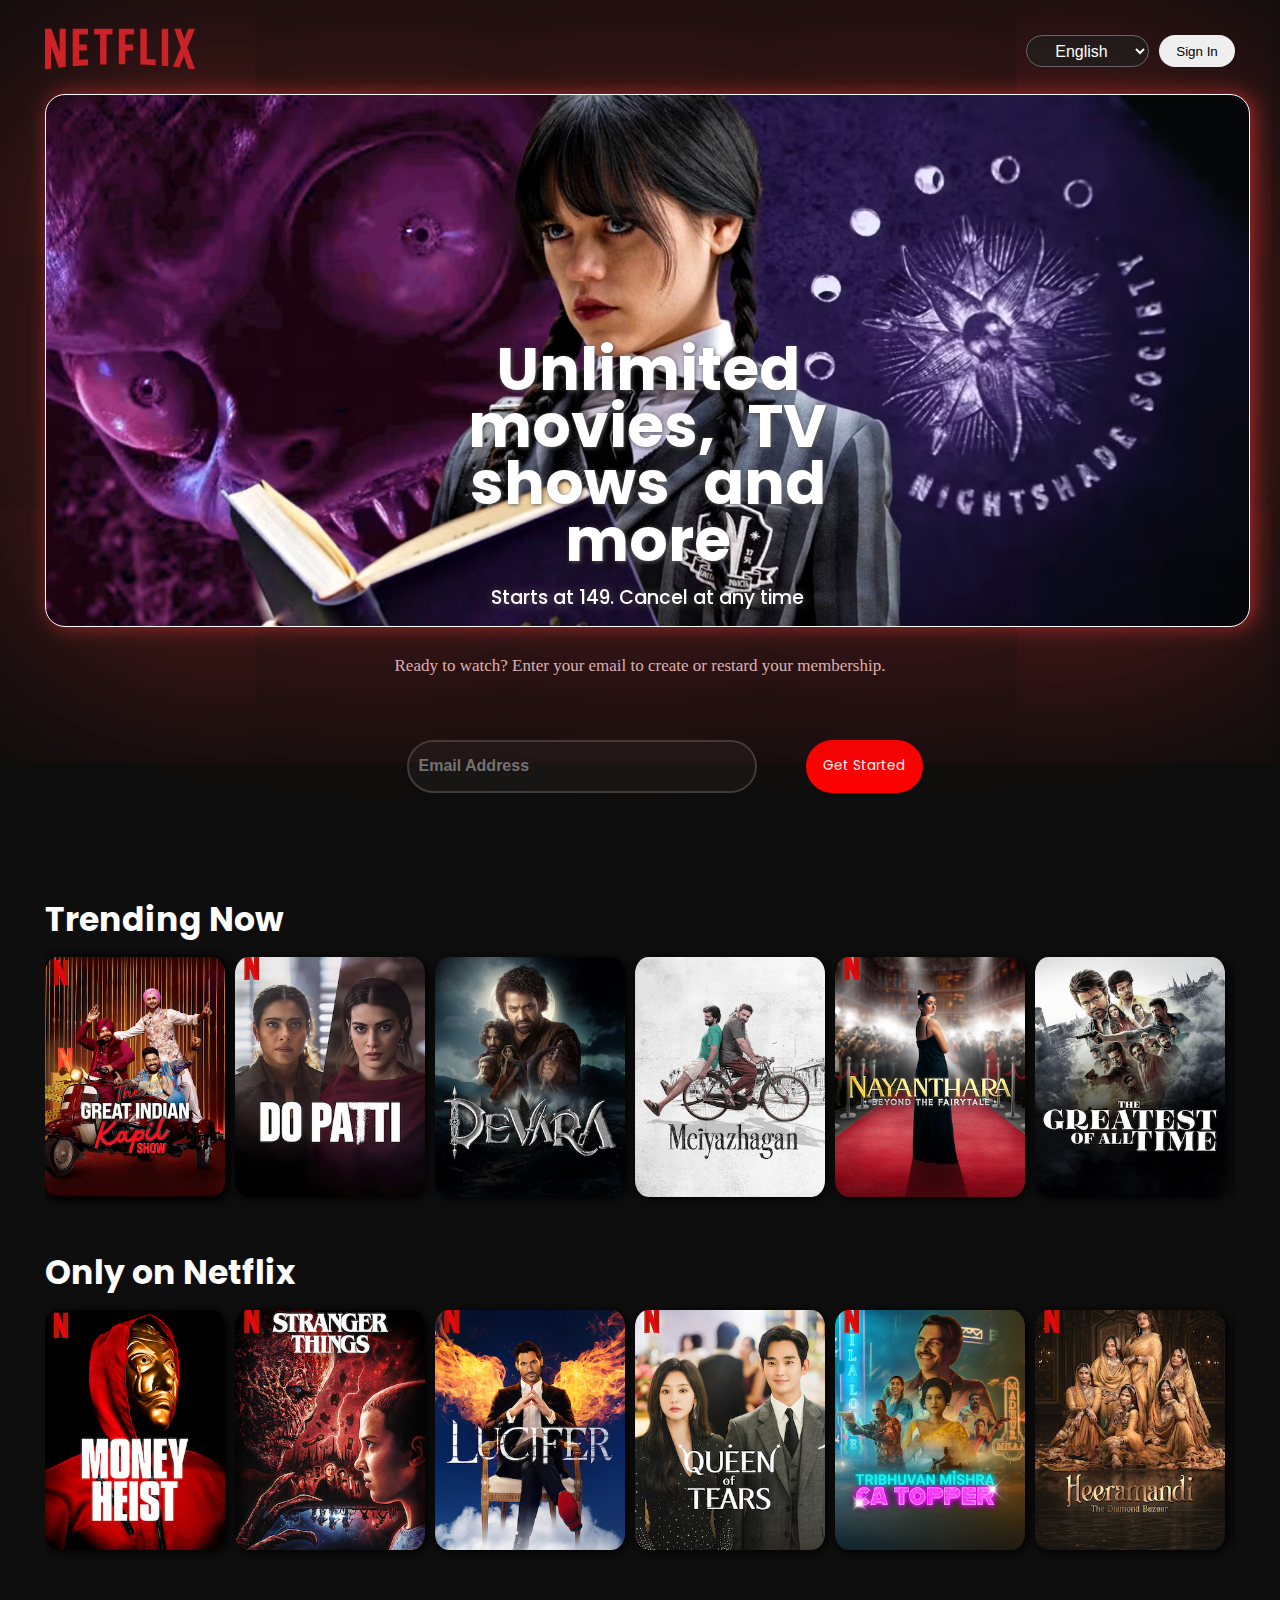
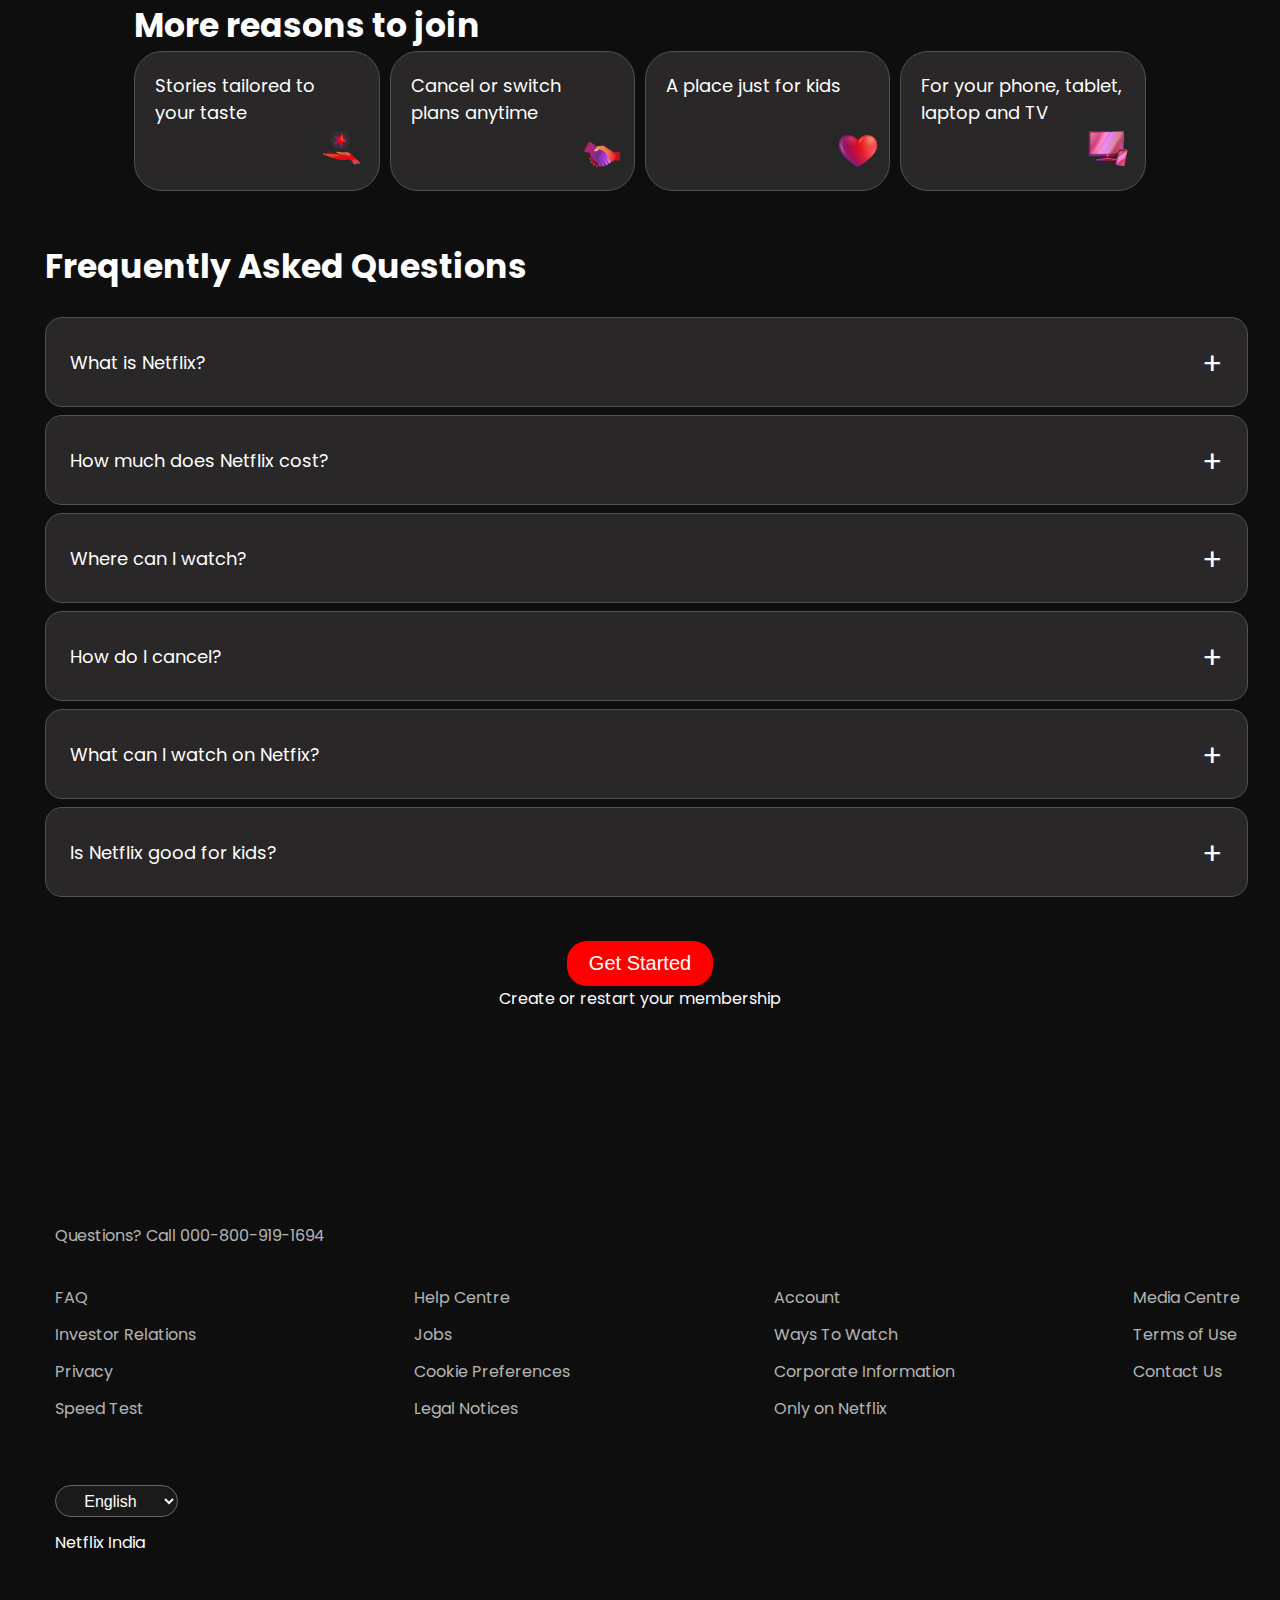
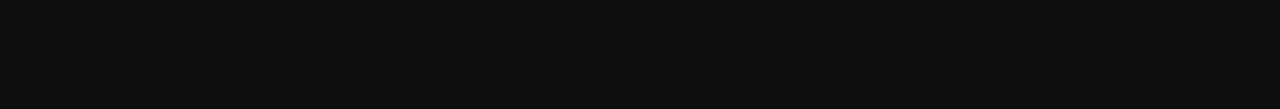
<file: Netflix/index.html>
<!DOCTYPE html>
<html lang="en">

<head>
    <meta charset="UTF-8">
    <meta name="viewport" content="width=device-width, initial-scale=1.0">
    <title>Document</title>
    <link rel="stylesheet" href="style.css">
</head>

<body>
    <nav>
        <div class="header">
            <div class="logo"><img src="/Netflix/Assets/logo.svg" alt=""></div>
            <div class="buttons">
                <select name="langs" id="langs">
                    <option value=" English">English</option>
                    <option value="Hindi">Hindi </option>
                </select>
                <button>Sign In</button>
            </div>
            <!-- below is the tag of header -->
        </div>
    </nav>
    <div class="bg">
        <div class="hero">
            <div>
                <h1>Unlimited movies, TV shows and more </h1>
            </div>
            <div class="secondchild">
                <p>Starts at 149. Cancel at any time</p>
            </div>
        </div>
        <!-- below is the tag of bg -->
    </div>

    <div class="info">
        <div class="txt">Ready to watch? Enter your email to create or restard your membership.</div>
        <div class="credbaap">
            <!-- <div class="cred"> -->
            <div class="cred">
                <input type="text" id="mail" name="mail" placeholder="Email Address">
            </div>
            <button>Get Started</button>

            <!-- credbaap  -->
        </div>

        <!-- below is the div of cred -->
    </div>
    <!-- below is the didv of info -->
    </div>
    <main>
        <div class="parent">
            <div class="grid">
                <div class="heading">
                    <p>Trending Now</p>
                </div>
                <div class="show kss"></div>
                <div class="show do-patti"></div>
                <div class="show devara"></div>
                <div class="show meiyazhagan"></div>
                <div class="show nayanthara"></div>
                <div class="show goat"></div>
                <div class="show miketyson"></div>
                <div class="show kkm"></div>
                <div class="show kareena"></div>
            </div>
            <!-- parent div  -->
        </div>

        <div class="parent">
            <div class="grid grid2">
                <div class="heading">Only on Netflix</div>
                <div class="show moneyheist"></div>
                <div class="show st"></div>
                <div class="show lucifer"></div>
                <div class="show qot"></div>
                <div class="show catopper"></div>
                <div class="show heeramandi"></div>
                <div class="show demon"></div>
                <div class="show sector36"></div>
                <!-- below is the div of grid -->
            </div>
            <!-- parent div  -->
        </div>

        <div class="parent">
            <div class="reasons">
                <div class="reasheading">More reasons to join</div>
                <div class="boxes">
                    <div class="reasbox reas-first">Stories tailored to your taste</div>
                    <div class="reasbox reas-sec">Cancel or switch plans anytime</div>
                    <div class="reasbox reas-third">A place just for kids</div>
                    <div class="reasbox reas-fourth">For your phone, tablet, laptop and TV</div>
                    <!-- below is the div of boxes  -->
                </div>
                <!-- below is the div of reasons -->
            </div>
            <!-- below is the parent div  -->
        </div>


        <div class="parentfaq">
            <div class="faq">
                <div class="heading">Frequently Asked Questions</div>
                <div class="questions">
                    <div class="first quesfaq">What is Netflix? <div class="plus">+</div>
                    </div>
                    <div class="second quesfaq">How much does Netflix cost? <div class="plus">+</div></div>
                    <div class="third quesfaq">Where can I watch? <div class="plus">+</div></div>
                    <div class="fourth quesfaq">How do I cancel? <div class="plus">+</div></div>
                    <div class="fifth quesfaq">What can I watch on Netfix? <div class="plus">+</div></div>
                    <div class="sixth quesfaq">Is Netflix good for kids? <div class="plus">+</div></div>
                    <!-- below is the div of questions -->
                </div>
                <!-- below is the div of faq -->
            </div>
            <!-- below is the parentfaq div  -->
        </div>
        <div class="getstarted">
            <button>Get Started</button>
            <p>Create or restart your membership</p>
            <!-- below is the div of get started  -->
        </div>
    </main>
    <footer>
        <div class="footer">
            <div class="call">Questions? Call 000-800-919-1694</div>
            <div class="li">
                <div class="first">
                <li>FAQ</li>
                <li>Investor Relations</li>
                <li>Privacy</li>
                <li>Speed Test</li> </div>
                <div class="second">
                <li>Help Centre</li>
                <li>Jobs</li>
                <li>Cookie Preferences</li>
                <li>Legal Notices</li> </div>
                <div class="third">
                <li>Account</li>
                <li>Ways To Watch</li>
                <li>Corporate Information</li>
                <li>Only on Netflix</li> </div>
                <div class="fourth">
                <li>Media Centre</li>
                <li>Terms of Use</li>
                <li>Contact Us</li> </div>
            </div>
            <div class="langsend">
                <select name="langsend" id="langsend">
                    <option value="English">English</option>
                    <option value="Hindi">Hindi</option>
                </select>
            </div>
            <div class="netflix">Netflix India</div>
            <!-- below is the div of footer  -->
        </div>

    </footer>

</body>

</html>
</file>
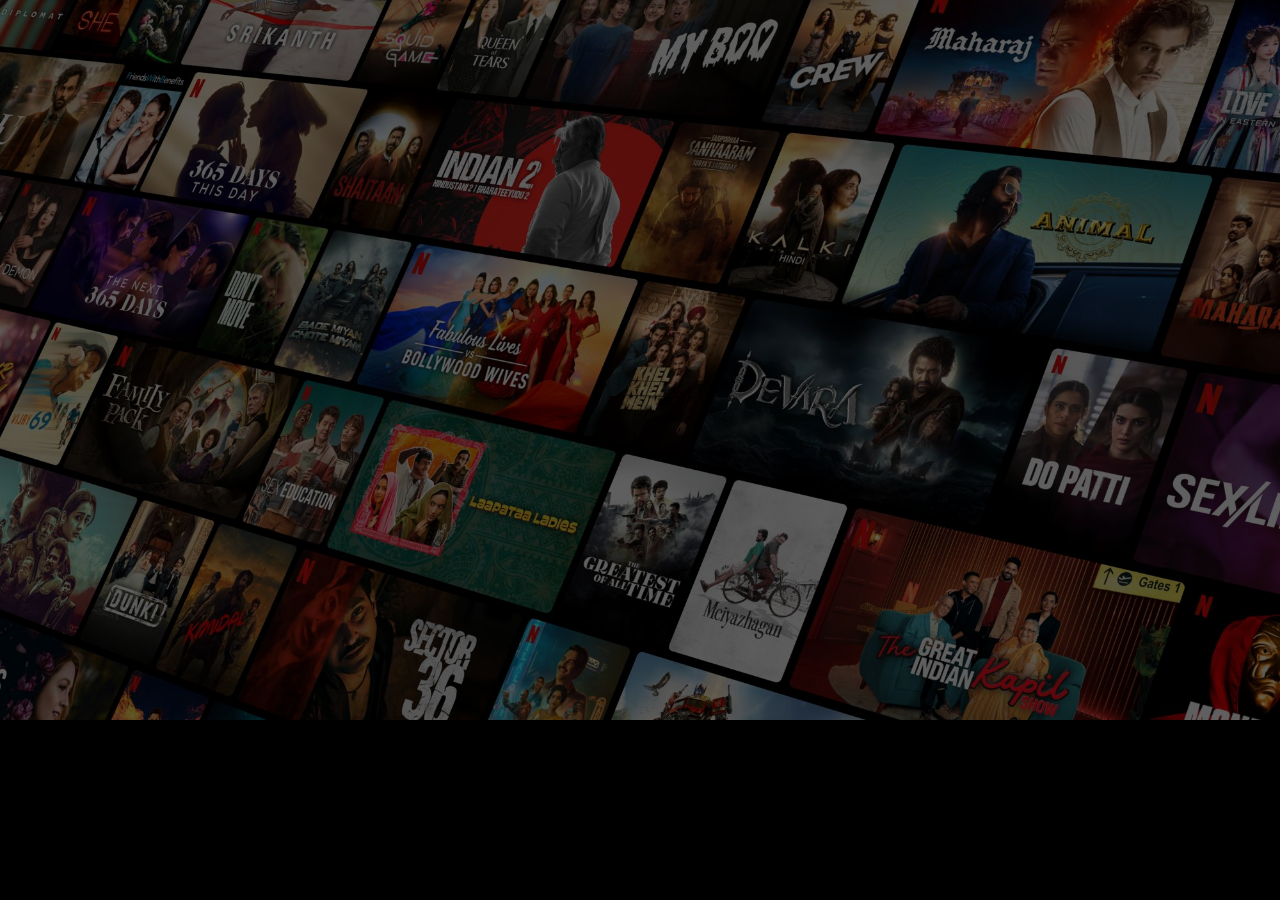
<file: Netflix/Assets/Images/bg/bg.html>
<!DOCTYPE html>
<html lang="en">
<head>
    <meta charset="UTF-8">
    <meta name="viewport" content="width=device-width, initial-scale=1.0">
    <title>Document</title>
    <style>
        *{
            margin: 0;
        }
        body{
            
            background-color: rgb(0, 0, 0);
        }
        .bg{
            background-image: url(/Netflix/Assets/Images/bg/background.jpg);
            height: 80vh;
            width: 100%;
            opacity: 0.5;
            background-size: cover;
            background-position: center center;
            background-repeat: no-repeat;
        }
    </style>
</head>
<body>
    <div class="bg"></div>
</body>
</html>
</file>
<file: Netflix/style.css>
@import url("https://fonts.googleapis.com/css2?family=Baloo+Bhai+2:wght@400..800&family=Poppins:ital,wght@0,100;0,200;0,300;0,400;0,500;0,600;0,700;0,800;0,900;1,100;1,200;1,300;1,400;1,500;1,600;1,700;1,800;1,900&display=swap");
* {
  margin: 0;
  padding: 0;
}
body {
  background-color: rgb(14 14 14);
  padding: 8px 45px;
  position: relative;
}
.header {
  display: flex;
  justify-content: space-between;
  align-items: center;
}
nav {
  position: relative;
  top: -34px;
}
.logo img {
  height: 150px;
  filter: brightness(115%);
}
.buttons select {
  height: 32px;
  width: 123px;
  border-radius: 40px;
  color: rgb(255, 255, 255);
  background-color: rgba(32, 32, 32, 0.699);
  border: 1px solid rgb(104, 102, 102);
  text-align: center;
  padding: 5px;
  font-size: 16px;
}
select#langs {
  
  background-image: url(/Netflix/Assets/translate.png);
}
.buttons {
  display: flex;
  gap: 10px;
  z-index: 5;
}
.buttons button {
  height: 32px;
  width: 76px;
  border-radius: 40px;
  border: 1px solid rgba(255, 255, 255, 0);
  box-sizing: border-box;
}
@media only screen and (max-width: 600px) {
  .buttons select {
    width: 50px;
    overflow: hidden;
  }
  .logo img {
    height: 120px;
    position: relative;
    top: 2px;
  }
  .buttons {
    gap: 2px;
  }
}
@media only screen and (max-width: 1160px) {
  .bg {
    margin: auto;
    position: relative;
    left: -33px;
    right: -33px;
    height: 40vh;
  }
  /* i was abover this  */
}
@media only screen and (min-width: 1160px) {
  .bg {
    height: 59vh !important;
  }
}
@media only screen and (max-width: 600px) {
  .bg {
    top: 10px;
    position: relative;
  }
}

.bg {
  background-image: url("/Netflix/Assets/Images/bg/wednesday.avif");
  height: 50vh;
  min-width: 150px;
  border-radius: 0px 0px 200px 200px;
  background-size: cover;
  background-repeat: no-repeat;
  /* transition: all ease 0.5s ; */
  margin: auto;
  display: flex;
  justify-content: center;
  align-items: center;
  flex-direction: column;
  z-index: 1;
  background-color: black;
  position: relative;
  top: -68px;
  border-radius: 20px;
  box-shadow: 1px 1px 405px #a52a2a5c;
  filter: drop-shadow(4px 0px 10px brown);
  border: 1px solid white;
  background-position: center;
  width: 94vw;
}
.bg background-image {
  min-width: 150px;
  /* filter:drop-shadow(2px 4px 6px black); */
}
.hero {
  display: flex;
  justify-content: center;
  align-items: center;
  flex-direction: column;
  position: absolute;
  color: white;
  bottom: 10px;
  height: 50%;
}
/* adjust div hero to bottom  */
.hero:first-child {
  font-family: "Poppins", serif;
  width: 34vw;
  line-height: 57px;
  word-spacing: 20px;
  text-shadow: 1px 1px 4px rgb(92, 92, 92);
  text-align: center;
  font-weight: 400;
  font-size: 30px;
  font-style: normal;
}
.hero p {
  font-family: "Poppins", serif;
  width: 36vw;
  line-height: 57px;
  word-spacing: 0px;
  text-shadow: 1px 1px 10px rgb(92, 92, 92);
  text-align: center;
  font-weight: 500;
  font-size: 19px;
  font-style: normal;
}
@media only screen and (max-width: 1236px) {
  .hero {
    position: absolute;
    bottom: 20px;
  }
  .hero h1 {
    font-size: 50px;
  }
  .hero p {
    font-size: 16px;
  }
}
@media only screen and (max-width: 792px) {
  .hero {
    position: absolute;
    bottom: 30px;
  }
  .hero h1 {
    font-size: 40px;
  }
  .hero .secondchild {
    font-size: 13px;
    height: 200px;
  }
}
@media only screen and (max-width: 723px) {
  .hero {
    position: absolute;
    bottom: 15px;
  }
  .hero h1 {
    font-size: 36px;
    width: 90vw;
    line-height: 40px;
  }
  .secondchild p {
    font-size: 16px;
    line-height: 20px;
    width: 55vw;
  }
}
.info {
  display: flex;
  justify-content: center;
  text-align: center;
  align-items: center;
  position: relative;
  top: -39px;
  flex-direction: column;
}
.txt {
  color: rgb(233, 208, 208);
  font-size: 17px;
  width: 100vw;
}
.cred {
  display: flex;
  justify-content: center;
  align-items: center;
  width: 35vw;
  height: 20vh;
  margin: auto;
}
.cred input {
  height: 53px;
  background-color: #161616;
  /* z-index: 5; */
  position: absolute;
  border: 2px solid rgb(61, 61, 61);
  border-radius: 30px;
  width: 350px;
  box-sizing: border-box;
  padding: 10px 0px 10px 10px;
  font-size: 16px;
  font-weight: 600;
}
.credbaap {
  display: flex;
  align-items: center;
}
.credbaap button {
  background-color: red;
  position: relative;
  box-sizing: border-box;
  border: 1px solid rgba(255, 255, 255, 0);
  width: 117px;
  /* z-index: 5; */
  font-family: "Poppins", serif;
  height: 53px;
  color: rgb(255, 255, 255);
  text-align: center;
  border-radius: 30px;
}
@media only screen and (max-width: 1007px) {
  .cred input {
    width: 80vw;
    position: relative;
    /* left: -10px; */
  }
  .credbaap button {
    bottom: 50px;
    width: 20vw;
    margin-top: 16px;
  }
  .credbaap {
    display: flex;
    align-items: center;
    justify-content: center;
    flex-direction: column;
  }
}
.grid {
  display: grid;
  grid-template-columns: 180px 190px 190px 190px 190px 190px 190px 190px;
  justify-content: start;
  margin: 0 auto;
  /* overflow: scroll; */
  grid-template-rows: 52px 281px;
  background-size: cover;
  grid-auto-flow: row;
  /* -ms-overflow-style: none; */
  overflow-x: auto;
  padding-right: 17px; /* Increase/decrease this value for cross-browser compatibility */
  box-sizing: content-box; /* So the width will be 100% + 17px */
  /* scroll bar hidden */
  column-gap: 10px;
  /* height: 420px; */
  /* background-color: aqua; */
}
.parent {
  position: relative;
  display: flex;
  justify-content: center;
}
.heading {
  font-size: 33px;
  grid-row: 1/2;
  font-family: "Poppins", serif;
  grid-column: 1/9;
  font-weight: 700;
  color: white;
  /* justify-items: center;
  align-content: center; */
}

.show {
  background-image: url(/Netflix/Assets/Images/shows/kss.jpg);
  grid-row: 2/3;
  grid-column: 1/2;
  background-position: center center;
  background-size: cover;
  top: 10px;
  box-sizing: border-box;
  box-shadow: 1px 1px 4px black;
  position: relative;
  padding: 10px;
  border-radius: 7%;
  box-shadow: 2px 2px 10px black;
  background-repeat: no-repeat;
  height: 240px;
  /* transition: content-box 1s ease-in ; */
  transition: all 0.3s cubic-bezier(0.31, 0.26, 0.91, 0.29) ;
}
.show:hover {
  /* border: 1px solid white; */
  box-sizing: content-box;
  transform:translateY(5px) scale(1.01);
}
.do-patti {
  order: 3;
  background-image: url(/Netflix/Assets/Images/shows/do-patti.jpg);
  grid-row: 2/3;
  grid-column: 2/3;
}
.devara {
  position: relative;
  order: 4;
  background-image: url(/Netflix/Assets/Images/shows/devara.jpg);
  grid-row: 2/3;
  grid-column: 3/4;
}
.meiyazhagan {
  background-image: url(/Netflix/Assets/Images/shows/meiyazhagan.jpg);
  grid-row: 2/3;
  grid-column: 4/5;
}
.nayanthara {
  background-image: url(/Netflix/Assets/Images/shows/nayanthara.jpg);
  grid-row: 2/3;
  grid-column: 5/6;
}
.goat {
  background-image: url(/Netflix/Assets/Images/shows/goat.jpg);
  grid-row: 2/3;
  grid-column: 6/7;
}
/* .miketyson {
  background-image: url(/Netflix/Assets/Images/shows/miketyson.jpg);
  grid-row: 2/3;
  grid-column: 7/8;
} */
.kkm {
  background-image: url(/Netflix/Assets/Images/shows/khel\ khel\ main.jpg);
  grid-row: 2/3;
  grid-column: 7/8;
}
.kareena {
  background-image: url(/Netflix/Assets/Images/shows/kareena.jpg);
  grid-row: 2/3;
  grid-column: 8/9;
}
.grid2 {
  margin-top: 20px;
}


.moneyheist {
  background-image: url(/Netflix/Assets/Images/shows/moneyheist.jpg);
  grid-row: 2/3;
  grid-column: 1/2;
}
.st {
  background-image: url(/Netflix/Assets/Images/shows/st.jpg);
  grid-row: 2/3;
  grid-column: 2/3;
}
.lucifer {
  background-image: url(/Netflix/Assets/Images/shows/lucifer.jpg);
  grid-row: 2/3;
  grid-column: 3/4;
}
.qot {
  background-image: url(/Netflix/Assets/Images/shows/qot.jpg);
  grid-row: 2/3;
  grid-column: 4/5;
}
.catopper {
  background-image: url(/Netflix/Assets/Images/shows/catopper.jpg);
  grid-row: 2/3;
  grid-column: 5/6;
}
.heeramandi {
  background-image: url(/Netflix/Assets/Images/shows/heeramandi.jpg);
  grid-row: 2/3;
  grid-column: 6/7;
}
.demon {
  background-image: url(/Netflix/Assets/Images/shows/demon.jpg);
  grid-row: 2/3;
  grid-column: 7/8;
}
.sector36 {
  background-image: url(/Netflix/Assets/Images/shows/sector36.jpg);
  grid-row: 2/3;
  grid-column: 8/9;
}
.reasons {
  margin-top: 20px;
  height: 220px;
  width: 85%;
  font-size: 33px;
  flex-direction: column;
  font-family: "Poppins", serif;
  display: flex;
  flex-wrap: wrap;

  font-weight: 700;
  color: white;
}
@media only screen and (max-width: 960px) {
  .reasons {
    height: 100%;
    display: flex;
    align-items: center;
    width: 100%;
    justify-content: center;
    flex-direction: column;
  }
  .reasheading {
    font-size: 29px;
  }
  .boxes {
    display: flex;
    width: 100%;
    align-items: center;
    justify-content: center;
    flex-direction: column;
  }
  .boxes .reasbox {
    width: 69vw;
    background-position: bottom 29px right 19px;
    height: 100px;
    width: 100%;
  }
}
.parent {
  display: flex;
  position: relative;
  margin: auto;
  justify-content: center;
}
.reasbox {
  height: 140px;
  background-color: rgb(41 39 39);
  border: 1px solid rgb(81 81 81);
  border-radius: 28px;
  font-size: 18px;
  font-weight: 400;
  padding: 15px;
  box-sizing: border-box;
}
.reas-first {
  background-image: url(/Netflix/Assets/Images/reas-box-hand.png);
}
.reas-sec {
  background-image: url(/Netflix/Assets/Images/res-box-handshake.png);
}
.reas-third {
  background-image: url(/Netflix/Assets/Images/res-box-heart.png);
}
.reas-fourth {
  background-image: url(/Netflix/Assets/Images/res-box-tv.png);
}
.reasbox {
  background-repeat: no-repeat;
  padding: 20px;
  width: 85%;
  box-sizing: border-box;
  background-position: bottom 17px right 10px;
  /* background-attachment:fixed; */
}

.boxes {
  overflow: hidden;
  gap: 10px;
  display: flex;
  align-items: center;
  justify-content: center;
}
.parentfaq {
  position: relative;
  top: 21px;
}
.faq {
  position: relative;
  width: 100vw;
  display: flex;
  justify-content: center;
  align-items: flex-start;
  flex-direction: column;
}
/* .parentfaq{
  position: absolute;
  margin:0 auto;
  width:85vw;
  display: flex;
  justify-content: center;
} */
 .plus{
  cursor: pointer;
 }
 select{
  cursor: pointer;
 }
 button{
  cursor: pointer ;
 }
.questions {
  display: flex;
  align-items: center;
  justify-content: center;
  flex-direction: column;
  box-sizing: border-box;
  height: 70vh;
  width: 94vw;
  overflow: hidden;
}
@media only screen and (max-width: 960px) {
  .heading {
    font-size: 29px;
    width: 84vw;
  }

  .questions {
    width: 91vw;
    position: relative;
    left: -5px;
  }
}
@media only screen and (max-width: 600px) {
  .questions {
    width: 77vw;
    position: relative;
    left: -5px;
  }
}
.quesfaq {
  background-position: bottom 14px right 20px;
  background-repeat: no-repeat;
  background-color: rgb(41 39 39);
  border: 1px solid rgb(81 81 81);
  width: 100%;
  height: 10vh;
  display: flex;
  justify-content: space-between;
  align-items: center;
  padding: 24px;
  display: flex;
  justify-items: flex-end;
  border-radius: 17px;
  margin: 4px;
  box-sizing: border-box;
  font-size: 18px;
  color: white;
  font-family: "Poppins", serif;
}
.plus {
  position: relative;
  font-size: 30px;
  width: 21px;
  top: 2px;
}
.getstarted {
  margin: 40px auto;
  display: flex;
  align-items: center;
  justify-content: center;
  flex-direction: column;
}
.getstarted button {
  background-color: red;
  border: 1px solid rgba(255, 255, 255, 0);
  height: 45px;
  width: 146px;
  font-size: 20px;
  color: white;
  border-radius: 20px;
}
.getstarted p {
  color: white;
  font-size: 16px;
  text-align: center;
  font-family: "Poppins", serif;
}
.footer{
  display: flex;
  padding: 10px;
  box-sizing: border-box;
  justify-content: center;
  width: 100vw;
  font-family: "Poppins", serif;
  height: 650px;
  flex-direction: column;
  flex-wrap: wrap;
  align-items: flex-start;
}

.footer:first-child{
  justify-items: flex-start;
}
.call{
  box-sizing: border-box;
  display: flex;
  justify-content: center;
  align-items: center;
  height: 100px;
  color: #FFFFFFB3;
}
.footer:nth-child(1){display: fe;
  align-self: flex-start;
}
.li{
  height: 200px;
  color: #ffffffb3;
  list-style-type: none;
  width: 100%;
  gap: 20px;
  display: flex;
  /* justify-items: center; */
  justify-content: flex-start;
  align-items: center;
  align-content: space-between;
  flex-direction: column;
  flex-wrap: wrap;
}

.li li{
  height: 37px;
  width: 182px;
}
.langsend select {
  height: 32px;
  width: 123px;
  border-radius: 40px;
  color: rgb(255, 255, 255);
  background-color: rgba(32, 32, 32, 0.699);
  border: 1px solid rgb(104, 102, 102);
  text-align: center;
  padding: 5px;
  font-size: 16px;
}
.netflix{
  height: 50px;display:flex;
  align-items: center;
  width: 100%;
  color: rgb(255, 255, 255);
}
@media only screen and (max-width:797px){
  .footer{
    width: 90vw;
    height: 60vh;
    display: flex;
    justify-content: center;
    align-items: flex-start;
  }
  .li{
    height:36vh;
    display: flex;
    align-content: flex-start;

    width: 100%;
    flex-direction: row;
  }
}
@media only screen and (max-width:440px){
  .footer{
    width: 90vw;
    height: 150vh;
    display: flex;
    justify-content: flex-start;
    align-items: flex-start;
  }
  .li{
    height:90vh;
    display: flex;
    width: 90vw;
    align-content: flex-start;
    flex-direction: row;
  }
}
</file>
